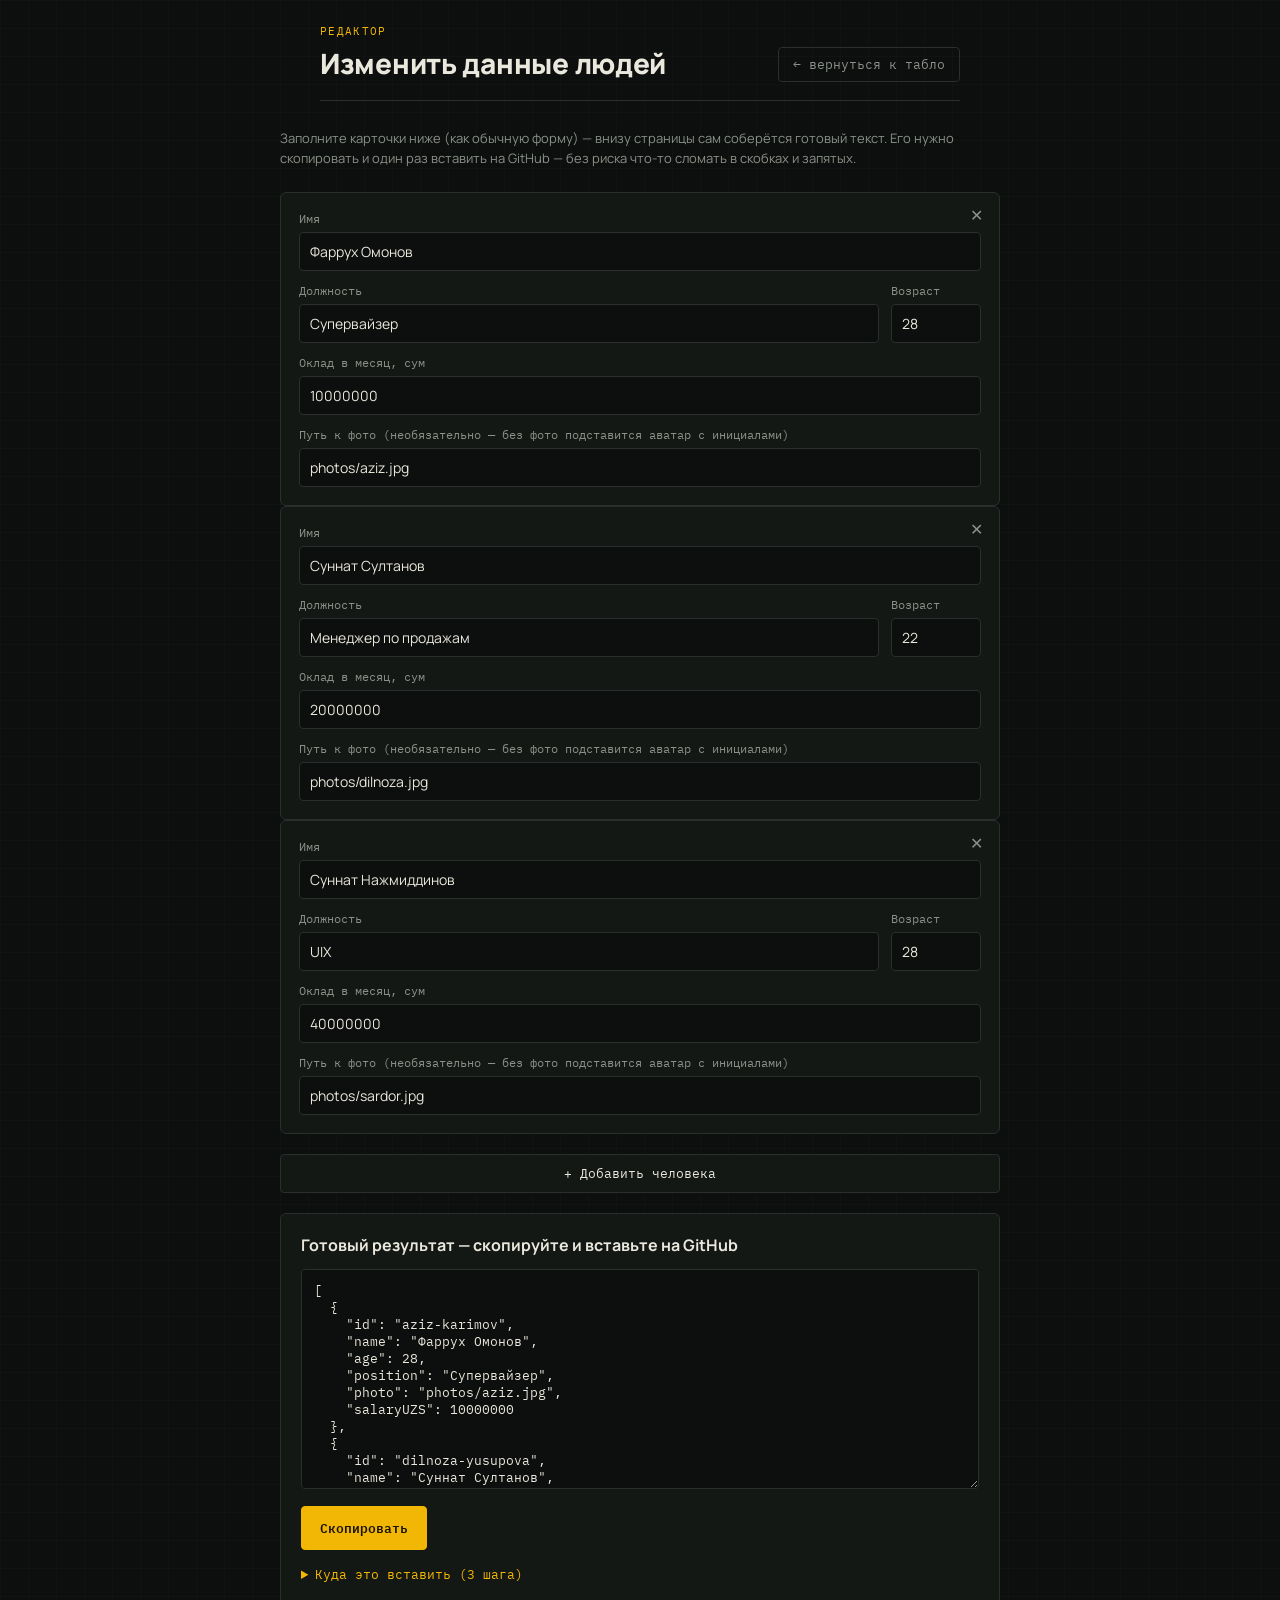
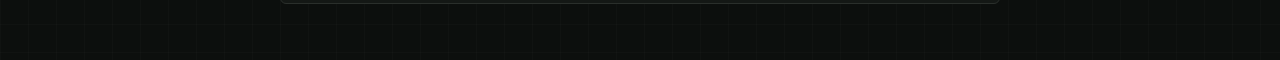
<file: admin.html>
<!DOCTYPE html>
<html lang="ru">
<head>
<meta charset="UTF-8">
<meta name="viewport" content="width=device-width, initial-scale=1">
<title>Редактор данных — Табло заработка</title>
<link rel="preconnect" href="https://fonts.googleapis.com">
<link rel="preconnect" href="https://fonts.gstatic.com" crossorigin>
<link href="https://fonts.googleapis.com/css2?family=IBM+Plex+Mono:wght@400;500;600;700&family=Manrope:wght@400;500;600;700;800&display=swap" rel="stylesheet">
<link rel="stylesheet" href="style.css">
<style>
  .admin-wrap { max-width: 720px; margin: 0 auto; display: flex; flex-direction: column; gap: 20px; }
  .admin-back-link { font-family: var(--font-mono); font-size: 13px; color: var(--ink-dim); text-decoration: none; border: 1px solid var(--panel-line); padding: 8px 14px; border-radius: 4px; }
  .admin-back-link:hover { color: var(--ink); border-color: var(--ink-dim); }
  .admin-hint { font-size: 13px; color: var(--ink-dim); line-height: 1.5; margin: 0 0 4px; }
  .person-block { background: var(--board-bg-raised); border: 1px solid var(--panel-line); border-radius: 6px; padding: 18px; position: relative; display: grid; grid-template-columns: 1fr 90px; gap: 12px; }
  .person-block__full { grid-column: 1 / -1; }
  .person-block label { display: flex; flex-direction: column; gap: 6px; font-size: 12px; color: var(--ink-dim); font-family: var(--font-mono); }
  input[type="text"], input[type="number"] { background: var(--board-bg); border: 1px solid var(--panel-line); border-radius: 4px; color: var(--ink); font-family: var(--font-display); font-size: 14px; padding: 9px 10px; }
  input:focus { outline: 2px solid var(--amber); outline-offset: 1px; }
  .remove-btn { position: absolute; top: 10px; right: 10px; background: none; border: none; color: var(--ink-dim); cursor: pointer; font-size: 16px; }
  .remove-btn:hover { color: var(--red-flag); }
  .btn { font-family: var(--font-mono); font-size: 13px; background: var(--board-bg-raised); color: var(--ink); border: 1px solid var(--panel-line); border-radius: 4px; padding: 10px 18px; cursor: pointer; }
  .btn:hover { border-color: var(--ink-dim); }
  .btn--primary { background: var(--amber); color: #1a1400; border-color: var(--amber); font-weight: 600; }
  .btn--primary:hover { background: #ffcb2e; }
  .output-box { background: var(--board-bg-raised); border: 1px solid var(--panel-line); border-radius: 6px; padding: 20px; }
  .output-box h2 { margin-top: 0; font-size: 16px; }
  textarea { width: 100%; min-height: 220px; background: var(--board-bg); color: var(--ink); border: 1px solid var(--panel-line); border-radius: 4px; font-family: var(--font-mono); font-size: 13px; padding: 12px; resize: vertical; }
  .copy-status { margin-left: 10px; font-family: var(--font-mono); font-size: 12px; color: var(--green); }
  ol { line-height: 1.7; }
</style>
</head>
<body>

  <header class="board-header">
    <div class="board-header__title">
      <span class="board-header__eyebrow">РЕДАКТОР</span>
      <h1>Изменить данные людей</h1>
    </div>
    <div class="board-header__controls">
      <a href="index.html" class="admin-back-link">← вернуться к табло</a>
    </div>
  </header>

  <main class="admin-wrap">

    <p class="admin-hint">
      Заполните карточки ниже (как обычную форму) — внизу страницы сам соберётся
      готовый текст. Его нужно скопировать и один раз вставить на GitHub —
      без риска что-то сломать в скобках и запятых.
    </p>

    <div id="peopleForm"></div>

    <button type="button" id="btnAdd" class="btn">+ Добавить человека</button>

    <div class="output-box">
      <h2>Готовый результат — скопируйте и вставьте на GitHub</h2>
      <textarea id="output" readonly></textarea>
      <div style="margin-top: 12px;">
        <button type="button" id="btnCopy" class="btn btn--primary">Скопировать</button>
        <span id="copyStatus" class="copy-status"></span>
      </div>

      <details style="margin-top:16px;">
        <summary style="cursor:pointer; color: var(--amber); font-family: var(--font-mono); font-size:13px;">Куда это вставить (3 шага)</summary>
        <ol>
          <li>На GitHub открыть файл <code>people.json</code> в репозитории и нажать значок карандаша (Edit this file) справа сверху.</li>
          <li>Выделить весь текст в редакторе (Ctrl+A / Cmd+A) и удалить, затем вставить скопированный текст из этой страницы (Ctrl+V / Cmd+V).</li>
          <li>Спуститься вниз, нажать зелёную кнопку «Commit changes». Через 30–60 секунд сайт обновится.</li>
        </ol>
      </details>
    </div>

  </main>

<script src="admin.js"></script>
</body>
</html>
</file>
<file: style.css>
:root {
  --board-bg: #0c0f0d;
  --board-bg-raised: #141815;
  --panel-line: #2a2f2b;
  --ink: #eae7dd;
  --ink-dim: #8b9089;
  --amber: #f2b705;
  --amber-dim: #7a5f10;
  --green: #4cf2a1;
  --green-dim: #1f4a38;
  --red-flag: #e8543f;

  --font-display: 'Manrope', sans-serif;
  --font-mono: 'IBM Plex Mono', monospace;
}

* { box-sizing: border-box; }

html, body {
  margin: 0;
  padding: 0;
  background: var(--board-bg);
  color: var(--ink);
  font-family: var(--font-display);
}

body {
  min-height: 100vh;
  background-image:
    linear-gradient(rgba(255,255,255,0.015) 1px, transparent 1px),
    linear-gradient(90deg, rgba(255,255,255,0.015) 1px, transparent 1px);
  background-size: 28px 28px;
  padding: 24px 16px 56px;
}

input, button { font-family: inherit; }

/* ---------- header ---------- */

.board-header {
  max-width: 640px;
  margin: 0 auto 28px;
  display: flex;
  align-items: flex-end;
  justify-content: space-between;
  flex-wrap: wrap;
  gap: 16px;
  border-bottom: 1px solid var(--panel-line);
  padding-bottom: 18px;
}

.board-header__eyebrow {
  display: block;
  font-family: var(--font-mono);
  font-size: 11px;
  letter-spacing: 0.12em;
  color: var(--amber);
  margin-bottom: 6px;
}

.board-header__title h1 {
  margin: 0;
  font-size: 28px;
  font-weight: 800;
  letter-spacing: -0.01em;
}

.board-header__controls {
  display: flex;
  align-items: center;
  gap: 12px;
}

/* ---------- shared buttons / inputs ---------- */

.btn {
  font-family: var(--font-mono);
  font-size: 12px;
  background: var(--board-bg-raised);
  color: var(--ink);
  border: 1px solid var(--panel-line);
  border-radius: 4px;
  padding: 10px 16px;
  cursor: pointer;
}
.btn:hover { border-color: var(--ink-dim); }
.btn--primary { background: var(--amber); color: #1a1400; border-color: var(--amber); font-weight: 600; }
.btn--primary:hover { background: #ffcb2e; }
.btn--block { width: 100%; padding: 12px 16px; font-size: 13px; }

input[type="text"], input[type="password"], input[type="number"], input[type="file"] {
  background: var(--board-bg);
  border: 1px solid var(--panel-line);
  border-radius: 4px;
  color: var(--ink);
  font-size: 14px;
  padding: 10px 12px;
  width: 100%;
}
input:focus { outline: 2px solid var(--amber); outline-offset: 1px; }

/* поля-показатели, переключаемые в режим редактирования */
.field-input {
  font: inherit;
  color: inherit;
  background: transparent;
  border: 1px solid transparent;
  border-radius: 3px;
  padding: 1px 3px;
  width: 100%;
}
.field-input:read-only { cursor: default; }
.field-input:not(:read-only) {
  background: var(--board-bg);
  border-color: var(--panel-line);
  cursor: text;
}
.field-input:not(:read-only):focus { outline: none; border-color: var(--amber); }
.field-input--age { max-width: 52px; text-align: center; }

/* ---------- авторизация ---------- */

.auth-wrap {
  max-width: 400px;
  margin: 0 auto;
  background: var(--board-bg-raised);
  border: 1px solid var(--panel-line);
  border-radius: 8px;
  padding: 24px;
}

.auth-tabs {
  display: flex;
  border: 1px solid var(--panel-line);
  border-radius: 4px;
  overflow: hidden;
  margin-bottom: 16px;
}
.auth-tab {
  flex: 1;
  font-family: var(--font-mono);
  font-size: 13px;
  background: var(--board-bg);
  color: var(--ink-dim);
  border: none;
  padding: 10px;
  cursor: pointer;
}
.auth-tab.is-active { background: var(--amber); color: #1a1400; font-weight: 600; }

.auth-note {
  font-size: 12px;
  color: var(--ink-dim);
  line-height: 1.5;
  margin: 0 0 18px;
}

.auth-form { display: flex; flex-direction: column; gap: 14px; }
.auth-form label { display: flex; flex-direction: column; gap: 6px; font-size: 12px; color: var(--ink-dim); font-family: var(--font-mono); }
.auth-form__row { display: grid; grid-template-columns: 1fr 1fr; gap: 12px; }
.auth-form__divider { font-family: var(--font-mono); font-size: 11px; color: var(--amber); letter-spacing: 0.08em; border-top: 1px dashed var(--panel-line); padding-top: 12px; margin-top: 2px; }
.auth-error { color: var(--red-flag); font-size: 12px; min-height: 14px; margin: 0; }

/* ---------- личный кабинет ---------- */

.dashboard-wrap {
  max-width: 640px;
  margin: 0 auto;
  display: flex;
  flex-direction: column;
  gap: 20px;
}

.profile-card {
  background: var(--board-bg-raised);
  border: 1px solid var(--panel-line);
  border-radius: 6px;
  padding: 18px;
}
.profile-card__top { display: flex; align-items: center; gap: 14px; }
.profile-card__info { flex: 1; min-width: 0; }

.card__photo-wrap { position: relative; flex-shrink: 0; }
.profile-photo {
  width: 64px; height: 64px; border-radius: 4px; object-fit: cover;
  border: 1px solid var(--panel-line); background: var(--board-bg);
}
.card__photo-edit {
  display: none; position: absolute; inset: 0; align-items: center; justify-content: center;
  background: rgba(12, 15, 13, 0.7); border-radius: 4px; color: var(--ink); font-size: 15px; cursor: pointer;
}

.profile-name { font-size: 17px; font-weight: 700; }
.profile-meta-row { display: flex; align-items: baseline; gap: 4px; font-size: 13px; color: var(--ink-dim); font-family: var(--font-mono); margin-top: 4px; flex-wrap: wrap; }
.profile-position { flex: 1; min-width: 60px; }

.profile-card__salary { display: flex; align-items: flex-end; gap: 12px; margin-top: 16px; border-top: 1px dashed var(--panel-line); padding-top: 14px; flex-wrap: wrap; }
.profile-card__salary label { display: flex; flex-direction: column; gap: 6px; font-size: 12px; color: var(--ink-dim); font-family: var(--font-mono); flex: 1; min-width: 160px; }

.controls-row {
  display: flex; align-items: center; justify-content: space-between; gap: 12px; flex-wrap: wrap;
}

.currency-switch { display: inline-flex; border: 1px solid var(--panel-line); border-radius: 4px; overflow: hidden; }
.currency-switch__btn {
  font-family: var(--font-mono); font-size: 12px; font-weight: 500; background: var(--board-bg-raised);
  color: var(--ink-dim); border: none; border-right: 1px solid var(--panel-line); padding: 8px 13px; cursor: pointer;
}
.currency-switch__btn:last-child { border-right: none; }
.currency-switch__btn.is-active { background: var(--amber); color: #1a1400; }

.rate-status { font-family: var(--font-mono); font-size: 11px; color: var(--ink-dim); }
.rate-status.is-fallback { color: var(--red-flag); }
.rate-status.is-live { color: var(--green); }

.period-switch { display: flex; flex-wrap: wrap; gap: 8px; }
.period-btn {
  font-family: var(--font-mono); font-size: 12px; background: var(--board-bg-raised); color: var(--ink-dim);
  border: 1px solid var(--panel-line); border-radius: 4px; padding: 9px 14px; cursor: pointer; flex: 1 1 auto; min-width: 90px;
}
.period-btn:hover { color: var(--ink); border-color: var(--ink-dim); }
.period-btn.is-active { background: var(--amber); color: #1a1400; border-color: var(--amber); font-weight: 600; }

.big-counter {
  background: var(--board-bg-raised); border: 1px solid var(--panel-line); border-radius: 8px;
  padding: 28px 20px; text-align: center;
}
.big-counter__label { font-family: var(--font-mono); font-size: 12px; letter-spacing: 0.1em; color: var(--ink-dim); margin-bottom: 10px; }
.big-counter__value {
  font-family: var(--font-mono); font-variant-numeric: tabular-nums; font-weight: 700; color: var(--green);
  font-size: clamp(28px, 8vw, 46px); word-break: break-all; line-height: 1.15;
}
.big-counter__sub { font-family: var(--font-mono); font-size: 12px; color: var(--ink-dim); margin-top: 12px; }

.card__progress { height: 4px; background: var(--panel-line); border-radius: 2px; margin-top: 14px; overflow: hidden; }
.card__progress-bar { height: 100%; background: var(--amber); width: 0%; transition: width 0.2s linear; }

.all-rates { background: var(--board-bg-raised); border: 1px solid var(--panel-line); border-radius: 6px; padding: 18px 20px; }
.all-rates h2 { margin: 0 0 12px; font-size: 14px; color: var(--ink-dim); font-family: var(--font-mono); font-weight: 500; letter-spacing: 0.04em; }

.card__rates { display: grid; grid-template-columns: 1fr 1fr; gap: 8px 18px; }
.rate-row { display: flex; justify-content: space-between; align-items: baseline; border-bottom: 1px dashed var(--panel-line); padding-bottom: 4px; font-size: 13px; }
.rate-row__label { color: var(--ink-dim); }
.rate-row__value { font-family: var(--font-mono); font-variant-numeric: tabular-nums; color: var(--ink); }

/* ---------- footer ---------- */

.board-footer { max-width: 640px; margin: 32px auto 0; font-size: 11px; color: var(--ink-dim); border-top: 1px solid var(--panel-line); padding-top: 14px; line-height: 1.5; }

@media (prefers-reduced-motion: reduce) {
  .card__progress-bar { transition: none; }
}

/* ================= МОБИЛЬНАЯ АДАПТАЦИЯ ================= */

@media (max-width: 480px) {
  body { padding: 16px 12px 40px; }
  .board-header { padding-bottom: 14px; margin-bottom: 20px; }
  .board-header__title h1 { font-size: 22px; }
  .board-header__controls { width: 100%; justify-content: flex-end; }

  .auth-wrap { padding: 18px; }
  .auth-form__row { grid-template-columns: 1fr; }

  .profile-card__top { flex-wrap: wrap; }
  .profile-card__top .btn { width: 100%; order: 3; }
  .profile-photo { width: 52px; height: 52px; }

  .controls-row { flex-direction: column; align-items: stretch; }
  .currency-switch { width: 100%; }
  .currency-switch__btn { flex: 1; padding: 9px 6px; }
  .rate-status { text-align: center; }

  .period-btn { min-width: 44%; font-size: 11px; padding: 10px 8px; }

  .big-counter { padding: 22px 14px; }
  .card__rates { grid-template-columns: 1fr; }
}

/* убираем стрелки у number-инпутов, чтобы не мешали на мобильных */
input[type="number"]::-webkit-outer-spin-button,
input[type="number"]::-webkit-inner-spin-button { margin: 0; }

/* ================= эквиваленты и секундомер событий ================= */

.btn--small { padding: 6px 10px; font-size: 11px; }

.equiv-line {
  font-size: 13px;
  color: var(--amber);
  margin-top: 10px;
  min-height: 18px;
  line-height: 1.4;
}

.stopwatch {
  background: var(--board-bg-raised);
  border: 1px solid var(--panel-line);
  border-radius: 8px;
  padding: 20px;
}
.stopwatch h2 { margin: 0 0 6px; font-size: 16px; }
.stopwatch__hint { margin: 0 0 14px; font-size: 12px; color: var(--ink-dim); line-height: 1.5; }

.chips { display: flex; flex-wrap: wrap; gap: 8px; margin-bottom: 16px; }
.chip {
  font-family: var(--font-mono);
  font-size: 12px;
  background: var(--board-bg);
  color: var(--ink-dim);
  border: 1px solid var(--panel-line);
  border-radius: 999px;
  padding: 8px 14px;
  cursor: pointer;
}
.chip:hover { color: var(--ink); border-color: var(--ink-dim); }
.chip.is-active { background: var(--amber); color: #1a1400; border-color: var(--amber); font-weight: 600; }
.chips.is-locked .chip { opacity: 0.45; pointer-events: none; }
.chips.is-locked .chip.is-active { opacity: 1; }

.sw-display {
  background: var(--board-bg);
  border: 1px solid var(--panel-line);
  border-radius: 6px;
  padding: 18px 14px;
  text-align: center;
  margin-bottom: 14px;
}
.sw-time {
  font-family: var(--font-mono);
  font-variant-numeric: tabular-nums;
  font-size: clamp(30px, 9vw, 44px);
  font-weight: 600;
  color: var(--ink);
}
.sw-earned {
  font-family: var(--font-mono);
  font-variant-numeric: tabular-nums;
  font-size: clamp(20px, 6vw, 28px);
  font-weight: 600;
  color: var(--green);
  margin-top: 6px;
  word-break: break-all;
}
.sw-display.is-running .sw-time { color: var(--amber); }

.sw-history { margin-top: 20px; border-top: 1px dashed var(--panel-line); padding-top: 14px; }
.sw-history__head { display: flex; align-items: center; justify-content: space-between; margin-bottom: 8px; }
.sw-history h3 { margin: 0; font-size: 12px; color: var(--ink-dim); font-family: var(--font-mono); font-weight: 500; letter-spacing: 0.04em; }
.sw-history__list { list-style: none; margin: 0; padding: 0; display: flex; flex-direction: column; gap: 6px; }
.sw-history__list li {
  display: flex; justify-content: space-between; align-items: baseline; gap: 10px;
  font-size: 13px; padding: 8px 0; border-bottom: 1px dashed var(--panel-line);
}
.sw-history__label { color: var(--ink); }
.sw-history__meta { color: var(--ink-dim); font-family: var(--font-mono); font-size: 11px; }
.sw-history__sum { font-family: var(--font-mono); font-variant-numeric: tabular-nums; color: var(--green); white-space: nowrap; }
.sw-history__empty { color: var(--ink-dim); font-size: 12px; }

.equiv-settings {
  background: var(--board-bg-raised);
  border: 1px solid var(--panel-line);
  border-radius: 6px;
  padding: 14px 18px;
  font-size: 13px;
}
.equiv-settings summary { cursor: pointer; color: var(--ink-dim); font-family: var(--font-mono); font-size: 12px; }
.equiv-settings__grid { display: grid; grid-template-columns: 1fr 1fr; gap: 12px; margin-top: 14px; }
.equiv-settings__grid label { display: flex; flex-direction: column; gap: 6px; font-size: 12px; color: var(--ink-dim); font-family: var(--font-mono); }
.equiv-settings__note { margin: 12px 0 0; font-size: 11px; color: var(--ink-dim); }

@media (max-width: 480px) {
  .stopwatch { padding: 16px; }
  .equiv-settings__grid { grid-template-columns: 1fr; }
  .chip { padding: 9px 12px; }
}
</file>
